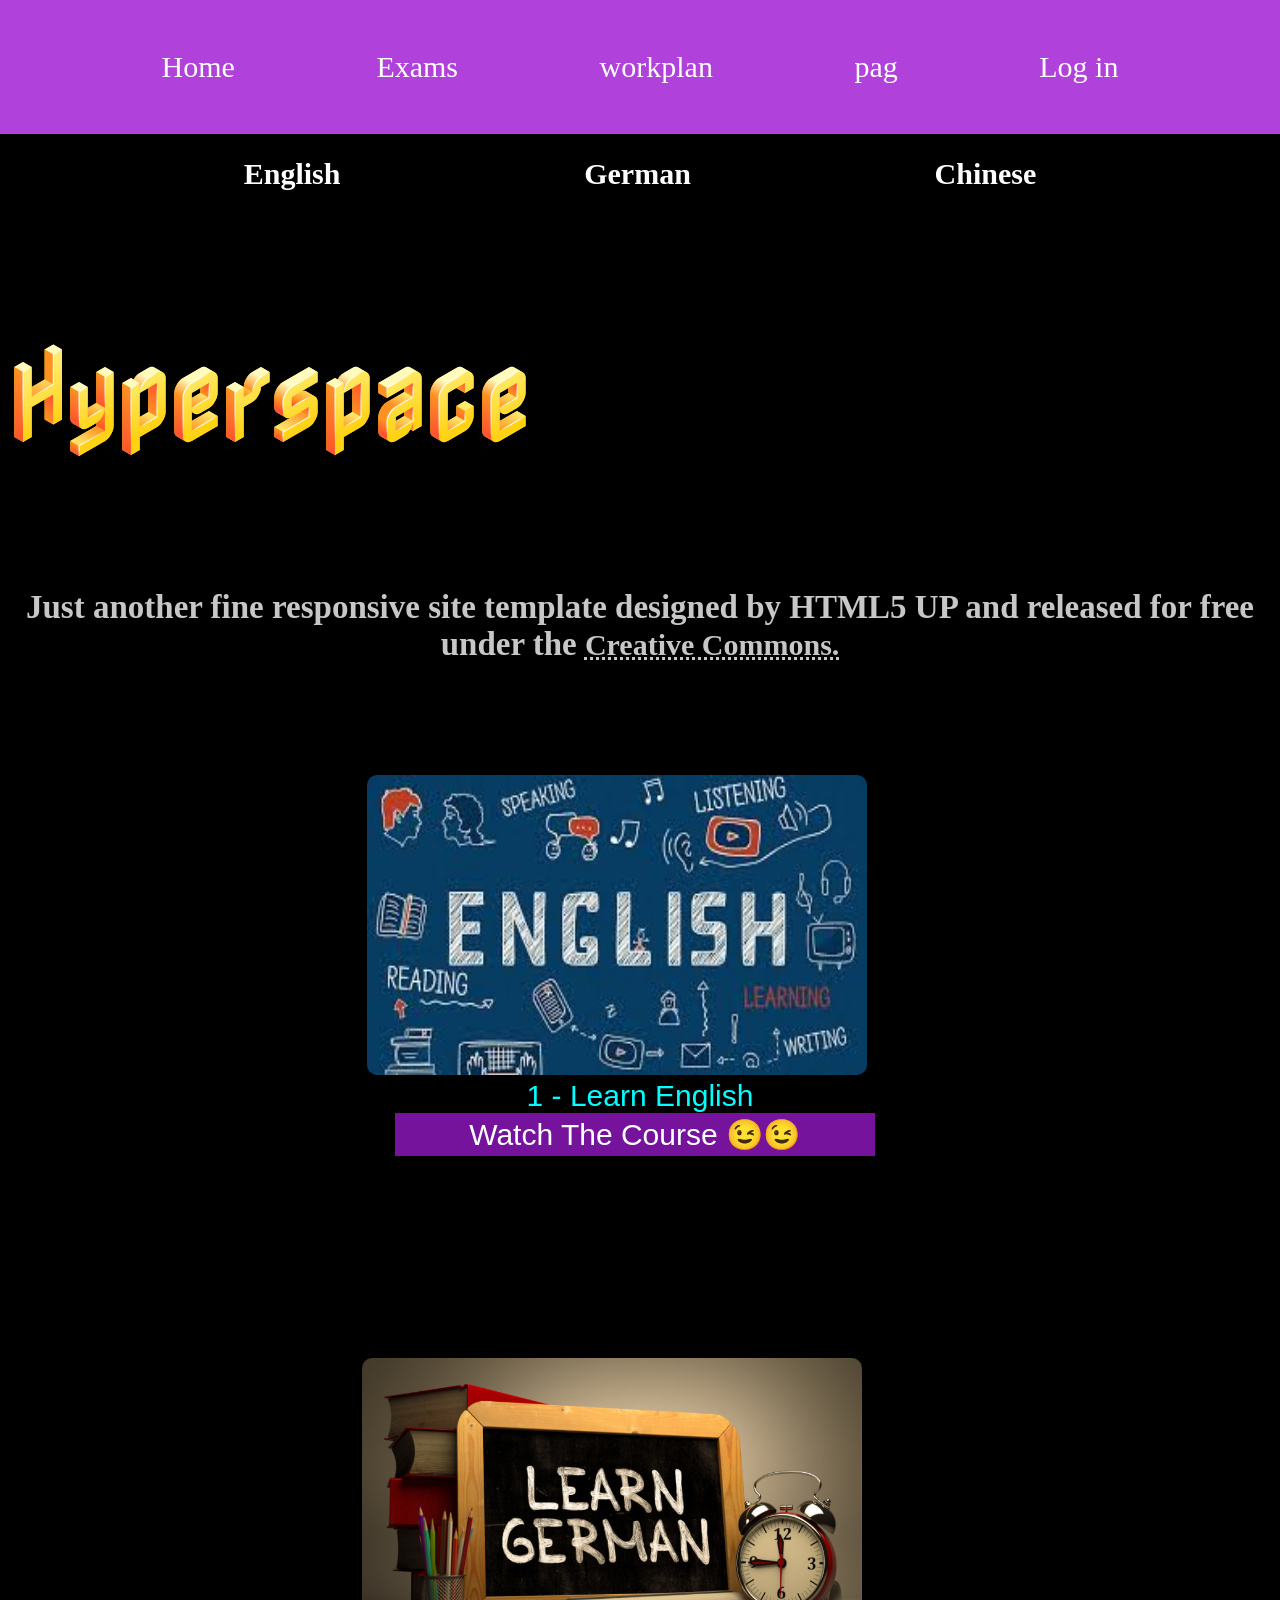
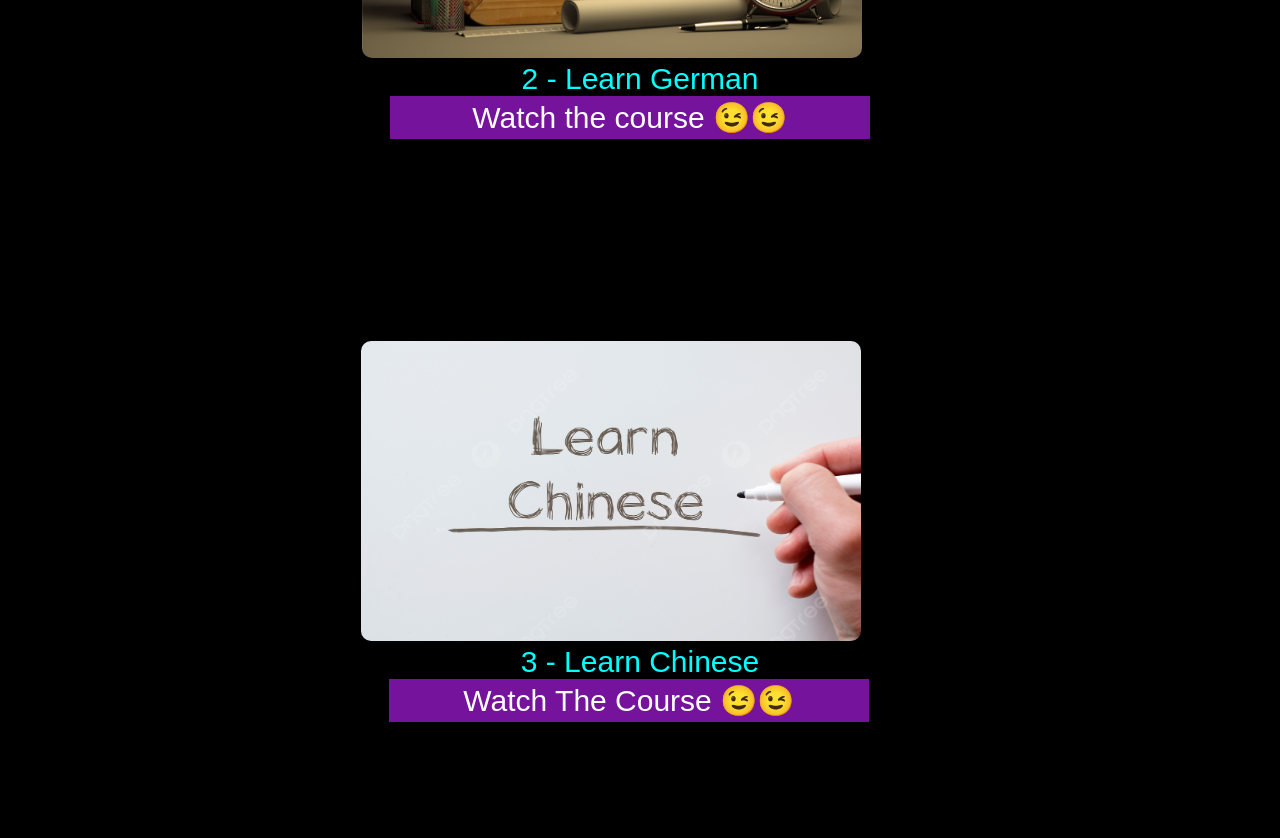
<file: index.html>
<!DOCTYPE html>
<html lang="en">
<head>
    <meta charset="UTF-8">
    <meta name="viewport" content="width=device-width, initial-scale=1.0">
    <link rel="stylesheet" href="style.css">
    <link rel="preconnect" href="https://fonts.googleapis.com">
<link rel="preconnect" href="https://fonts.gstatic.com" crossorigin>
<link href="https://fonts.googleapis.com/css2?family=Nabla&family=Rubik+80s+Fade&display=swap" rel="stylesheet">
    <title>Document</title>
</head>
<body>

    <div class="perant">
        <div class="Home"><p><a href="index.html">Home</a></p>
        
        </div>
        
        <div class="Skill"><p><a href="Exams.html" target="_blank">Exams</a></p>
        
        </div>
        
        <div class="workplan"><p><a href="workplan.html" target="_blank">workplan</a></a></p>
       
        </div>
        
        <div class="pag"><p><a href="">pag</a></p></div>
        
        <div class="login"><p><a href="">Log in</a></p></div>
    </div>
    <div class="selectperant">
        <div class="select1">
            <h1><a href="wordsenglish.html" target="_blank">English</a></h1>
</div>
    <div class="select2">
        <h1><a href="wordsGerman.html" target="_blank">German</a></h1>
</div>
<div class="select3">
    <h1><a href="">Chinese</a></h1>
</div>

</div>
    <div class="text">
        <div class="titel">
            <div class="Hyperspace"><h1>Hyperspace</h1></div>
            <div class="text2">
                <h2>Just another fine responsive site template designed by HTML5 UP
                    and released for free under the <a class="a1" href="">Creative Commons.</a>
                </h2>
            </div>
        </div>
    </div>
<br>
<br>
<br>
<div class="pro1">
    <div class="cors">
   <img src="English.jpg" alt="">
   <br>
         <span>1 - Learn English</span>
         
<br>  
    <a href=""><button>Watch The Course 😉😉</button></a>
</div>
</div>
<br> 
<br> 
<br>
<br> 
<br> 
<br> 
<br> 
<br> 
<br> 

<div class="pro2">
    <div class="cors">
   <img src="German.jpg" alt="">
   <br>
         <span>2 - Learn German </span>
         
<br>  
    <a href=""><button>Watch the course 😉😉</button></a>
    </div>
</div>
<br> 
<br> 
<br>
<br> 
<br> 
<br> 
<br> 
<br> 
<br> 
<div class="pro3">
    <div class="cors">
   <img src="Chinese.png" alt="">
   <br>
         <span>3 - Learn Chinese</span>
         
<br>  
    <a href=""><button>Watch The Course 😉😉</button></a>
</div>
</div>

    </body>
</html>
</file>
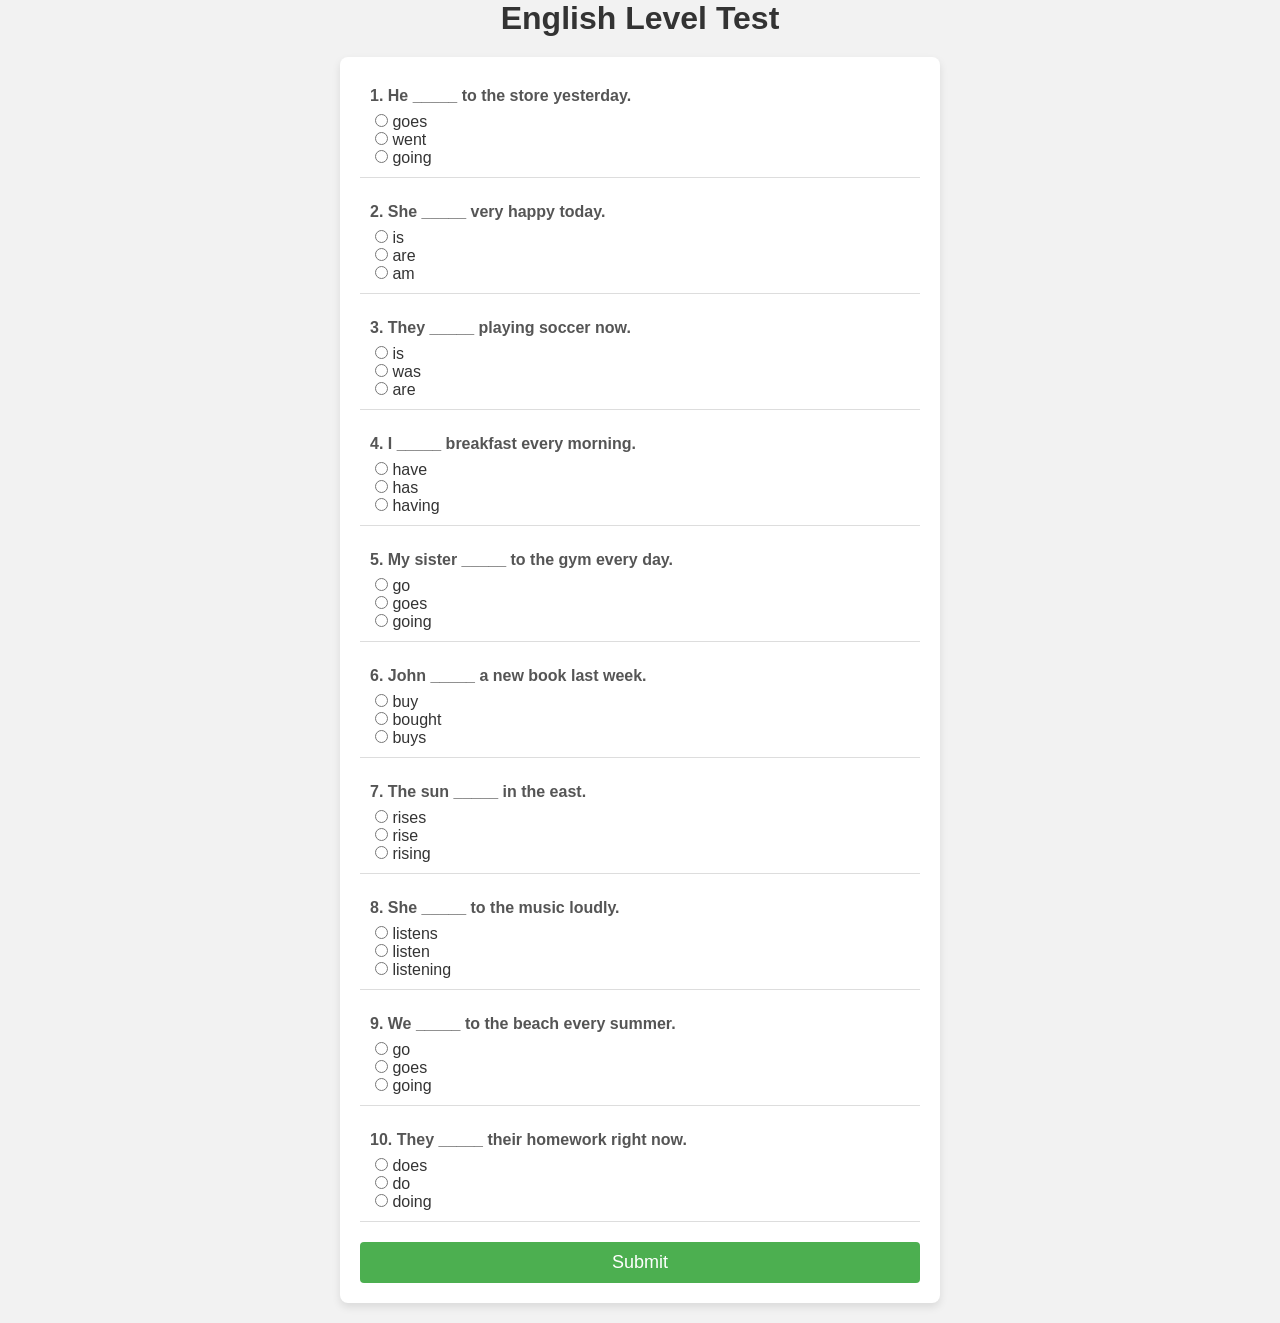
<file: Exams.html>
<!DOCTYPE html>
<html lang="en">
<head>
    <meta charset="UTF-8">
    <meta name="viewport" content="width=device-width, initial-scale=1.0">
    <title>English Level Test</title>
    <link rel="stylesheet" href="Exams.css">
    
</head>
<body>

    <h1>English Level Test</h1>
    <form id="examForm">
        <!-- Question 1 -->
        <div class="question">
            <p>1. He _____ to the store yesterday.</p>
            <label><input type="radio" name="q1" value="A"> goes</label><br>
            <label><input type="radio" name="q1" value="B"> went</label><br>
            <label><input type="radio" name="q1" value="C"> going</label><br>
        </div>

        <!-- Question 2 -->
        <div class="question">
            <p>2. She _____ very happy today.</p>
            <label><input type="radio" name="q2" value="A"> is</label><br>
            <label><input type="radio" name="q2" value="B"> are</label><br>
            <label><input type="radio" name="q2" value="C"> am</label><br>
        </div>

        <!-- Question 3 -->
        <div class="question">
            <p>3. They _____ playing soccer now.</p>
            <label><input type="radio" name="q3" value="A"> is</label><br>
            <label><input type="radio" name="q3" value="B"> was</label><br>
            <label><input type="radio" name="q3" value="C"> are</label><br>
        </div>

        <!-- Question 4 -->
        <div class="question">
            <p>4. I _____ breakfast every morning.</p>
            <label><input type="radio" name="q4" value="A"> have</label><br>
            <label><input type="radio" name="q4" value="B"> has</label><br>
            <label><input type="radio" name="q4" value="C"> having</label><br>
        </div>

        <!-- Question 5 -->
        <div class="question">
            <p>5. My sister _____ to the gym every day.</p>
            <label><input type="radio" name="q5" value="A"> go</label><br>
            <label><input type="radio" name="q5" value="B"> goes</label><br>
            <label><input type="radio" name="q5" value="C"> going</label><br>
        </div>

        <!-- Question 6 -->
        <div class="question">
            <p>6. John _____ a new book last week.</p>
            <label><input type="radio" name="q6" value="A"> buy</label><br>
            <label><input type="radio" name="q6" value="B"> bought</label><br>
            <label><input type="radio" name="q6" value="C"> buys</label><br>
        </div>

        <!-- Question 7 -->
        <div class="question">
            <p>7. The sun _____ in the east.</p>
            <label><input type="radio" name="q7" value="A"> rises</label><br>
            <label><input type="radio" name="q7" value="B"> rise</label><br>
            <label><input type="radio" name="q7" value="C"> rising</label><br>
        </div>

        <!-- Question 8 -->
        <div class="question">
            <p>8. She _____ to the music loudly.</p>
            <label><input type="radio" name="q8" value="A"> listens</label><br>
            <label><input type="radio" name="q8" value="B"> listen</label><br>
            <label><input type="radio" name="q8" value="C"> listening</label><br>
        </div>

        <!-- Question 9 -->
        <div class="question">
            <p>9. We _____ to the beach every summer.</p>
            <label><input type="radio" name="q9" value="A"> go</label><br>
            <label><input type="radio" name="q9" value="B"> goes</label><br>
            <label><input type="radio" name="q9" value="C"> going</label><br>
        </div>

        <!-- Question 10 -->
        <div class="question">
            <p>10. They _____ their homework right now.</p>
            <label><input type="radio" name="q10" value="A"> does</label><br>
            <label><input type="radio" name="q10" value="B"> do</label><br>
            <label><input type="radio" name="q10" value="C"> doing</label><br>
        </div>

        <!-- Add more questions up to Question 20 -->

        <!-- Submit Button -->
        <button type="button" onclick="submitExam()">Submit</button>
    </form>

    <p id="result"></p>

    <script src="Exams.js"></script>
</body>
</html>
</file>
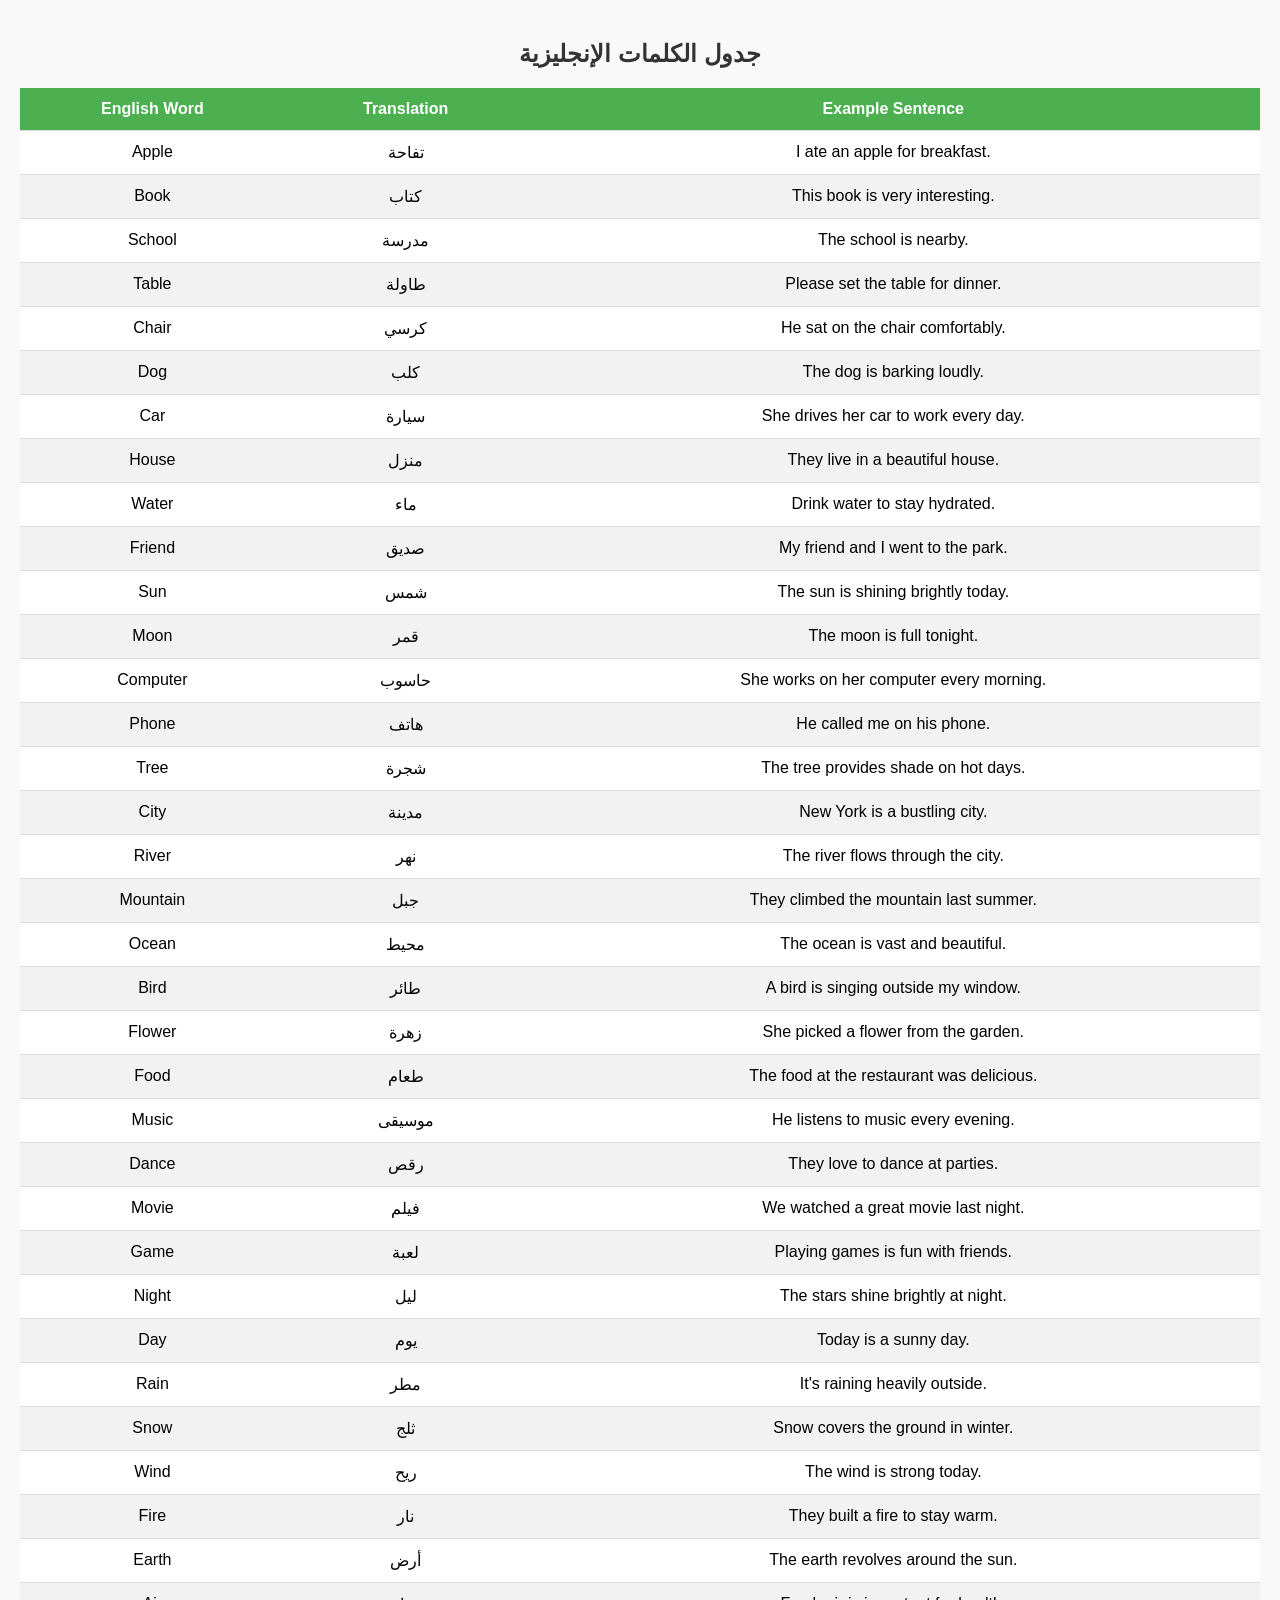
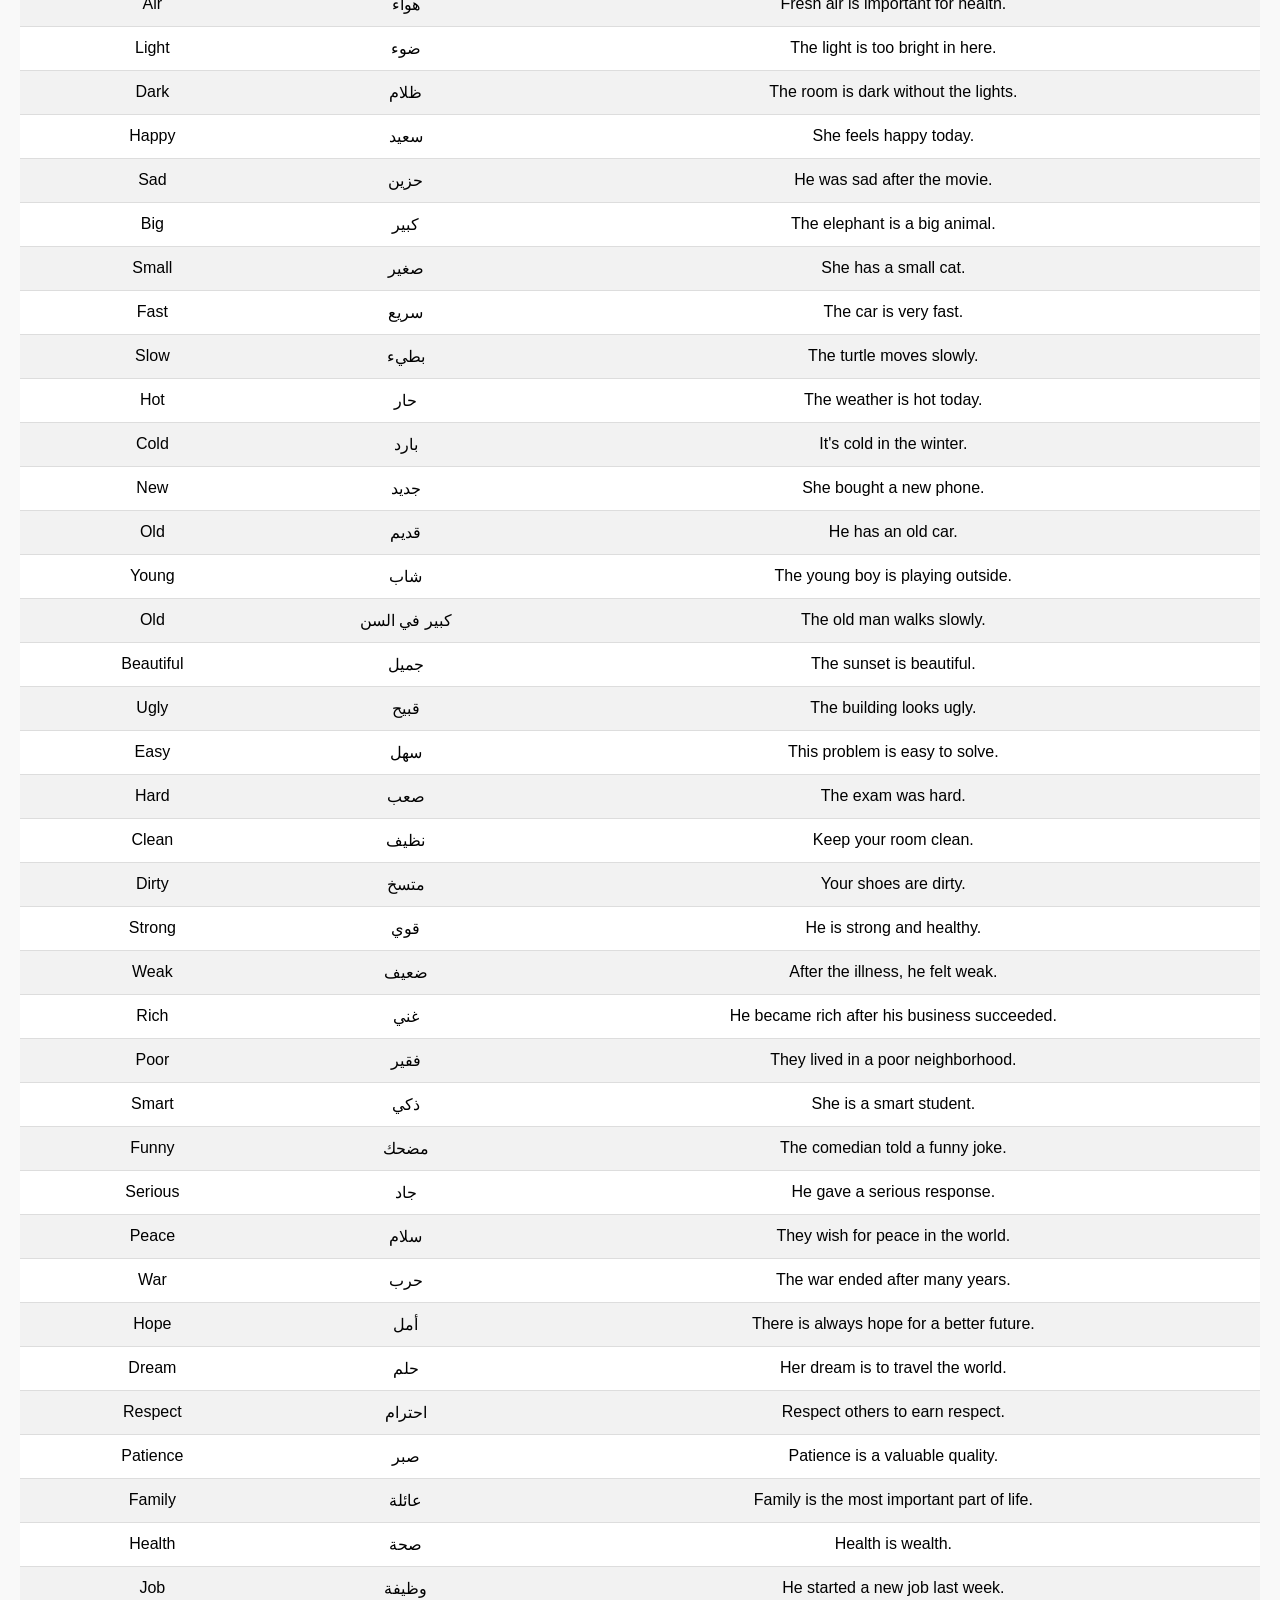
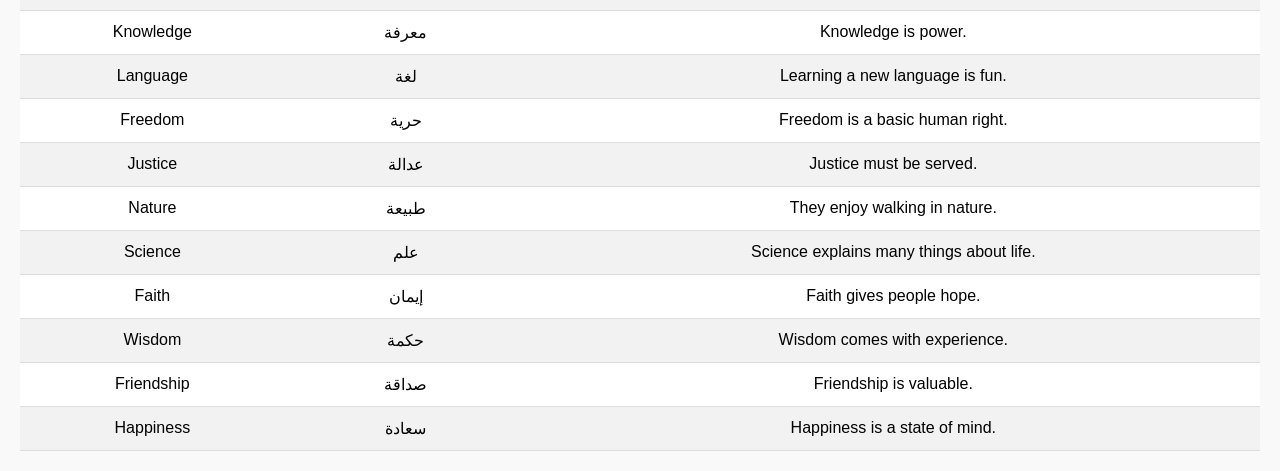
<file: wordsenglish.html>
<!DOCTYPE html>
<html lang="ar">
<head>
    <meta charset="UTF-8">
    <meta name="viewport" content="width=device-width, initial-scale=1.0">
    <title>جدول الكلمات الإنجليزية</title>
    <style>
        body {
            font-family: Arial, sans-serif;
            background-color: #f9f9f9;
            margin: 0;
            padding: 20px;
        }

        h2 {
            text-align: center;
            color: #333;
            font-size: 24px;
            margin-bottom: 20px;
        }

        .table-container {
            max-width: 100%;
            overflow-x: auto;
        }

        table {
            width: 100%;
            border-collapse: collapse;
            background-color: #fff;
            box-shadow: 0 4px 8px rgba(0, 0, 0, 0.1);
            border-radius: 8px;
            min-width: 800px;
        }

        th, td {
            padding: 12px;
            border-bottom: 1px solid #ddd;
            text-align: center;
            font-size: 16px;
        }

        th {
            background-color: #4CAF50;
            color: white;
            font-weight: bold;
            position: sticky;
            top: 0;
            z-index: 2;
        }

        tr:nth-child(even) {
            background-color: #f2f2f2;
        }

        tr:hover {
            background-color: #ddd;
        }

        @media (max-width: 768px) {
            th, td {
                padding: 10px;
                font-size: 14px;
            }
        }
    </style>
</head>
<body>

    <h2>جدول الكلمات الإنجليزية</h2>

    <div class="table-container">
        <table>
            <thead>
                <tr>
                    <th>English Word</th>
                    <th>Translation</th>
                    <th>Example Sentence</th>
                </tr>
            </thead>
            <tbody>
                <tr>
                    <td>Apple</td>
                    <td>تفاحة</td>
                    <td>I ate an apple for breakfast.</td>
                </tr>
                <tr>
                    <td>Book</td>
                    <td>كتاب</td>
                    <td>This book is very interesting.</td>
                </tr>
                <tr>
                    <td>School</td>
                    <td>مدرسة</td>
                    <td>The school is nearby.</td>
                </tr>
                <tr>
                    <td>Table</td>
                    <td>طاولة</td>
                    <td>Please set the table for dinner.</td>
                </tr>
                <tr>
                    <td>Chair</td>
                    <td>كرسي</td>
                    <td>He sat on the chair comfortably.</td>
                </tr>
                <tr>
                    <td>Dog</td>
                    <td>كلب</td>
                    <td>The dog is barking loudly.</td>
                </tr>
                <tr>
                    <td>Car</td>
                    <td>سيارة</td>
                    <td>She drives her car to work every day.</td>
                </tr>
                <tr>
                    <td>House</td>
                    <td>منزل</td>
                    <td>They live in a beautiful house.</td>
                </tr>
                <tr>
                    <td>Water</td>
                    <td>ماء</td>
                    <td>Drink water to stay hydrated.</td>
                </tr>
                <tr>
                    <td>Friend</td>
                    <td>صديق</td>
                    <td>My friend and I went to the park.</td>
                </tr>
                <tr>
                    <td>Sun</td>
                    <td>شمس</td>
                    <td>The sun is shining brightly today.</td>
                </tr>
                <tr>
                    <td>Moon</td>
                    <td>قمر</td>
                    <td>The moon is full tonight.</td>
                </tr>
                <tr>
                    <td>Computer</td>
                    <td>حاسوب</td>
                    <td>She works on her computer every morning.</td>
                </tr>
                <tr>
                    <td>Phone</td>
                    <td>هاتف</td>
                    <td>He called me on his phone.</td>
                </tr>
                <tr>
                    <td>Tree</td>
                    <td>شجرة</td>
                    <td>The tree provides shade on hot days.</td>
                </tr>
                <tr>
                    <td>City</td>
                    <td>مدينة</td>
                    <td>New York is a bustling city.</td>
                </tr>
                <tr>
                    <td>River</td>
                    <td>نهر</td>
                    <td>The river flows through the city.</td>
                </tr>
                <tr>
                    <td>Mountain</td>
                    <td>جبل</td>
                    <td>They climbed the mountain last summer.</td>
                </tr>
                <tr>
                    <td>Ocean</td>
                    <td>محيط</td>
                    <td>The ocean is vast and beautiful.</td>
                </tr>
                <tr>
                    <td>Bird</td>
                    <td>طائر</td>
                    <td>A bird is singing outside my window.</td>
                </tr>
                <tr>
                    <td>Flower</td>
                    <td>زهرة</td>
                    <td>She picked a flower from the garden.</td>
                </tr>
                <tr>
                    <td>Food</td>
                    <td>طعام</td>
                    <td>The food at the restaurant was delicious.</td>
                </tr>
                <tr>
                    <td>Music</td>
                    <td>موسيقى</td>
                    <td>He listens to music every evening.</td>
                </tr>
                <tr>
                    <td>Dance</td>
                    <td>رقص</td>
                    <td>They love to dance at parties.</td>
                </tr>
                <tr>
                    <td>Movie</td>
                    <td>فيلم</td>
                    <td>We watched a great movie last night.</td>
                </tr>
                <tr>
                    <td>Game</td>
                    <td>لعبة</td>
                    <td>Playing games is fun with friends.</td>
                </tr>
                <tr>
                    <td>Night</td>
                    <td>ليل</td>
                    <td>The stars shine brightly at night.</td>
                </tr>
                <tr>
                    <td>Day</td>
                    <td>يوم</td>
                    <td>Today is a sunny day.</td>
                </tr>
                <tr>
                    <td>Rain</td>
                    <td>مطر</td>
                    <td>It's raining heavily outside.</td>
                </tr>
                <tr>
                    <td>Snow</td>
                    <td>ثلج</td>
                    <td>Snow covers the ground in winter.</td>
                </tr>
                <tr>
                    <td>Wind</td>
                    <td>ريح</td>
                    <td>The wind is strong today.</td>
                </tr>
                <tr>
                    <td>Fire</td>
                    <td>نار</td>
                    <td>They built a fire to stay warm.</td>
                </tr>
                <tr>
                    <td>Earth</td>
                    <td>أرض</td>
                    <td>The earth revolves around the sun.</td>
                </tr>
                <tr>
                    <td>Air</td>
                    <td>هواء</td>
                    <td>Fresh air is important for health.</td>
                </tr>
                <tr>
                    <td>Light</td>
                    <td>ضوء</td>
                    <td>The light is too bright in here.</td>
                </tr>
                <tr>
                    <td>Dark</td>
                    <td>ظلام</td>
                    <td>The room is dark without the lights.</td>
                </tr>
                <tr>
                    <td>Happy</td>
                    <td>سعيد</td>
                    <td>She feels happy today.</td>
                </tr>
                <tr>
                    <td>Sad</td>
                    <td>حزين</td>
                    <td>He was sad after the movie.</td>
                </tr>
                <tr>
                    <td>Big</td>
                    <td>كبير</td>
                    <td>The elephant is a big animal.</td>
                </tr>
                <tr>
                    <td>Small</td>
                    <td>صغير</td>
                    <td>She has a small cat.</td>
                </tr>
                <tr>
                    <td>Fast</td>
                    <td>سريع</td>
                    <td>The car is very fast.</td>
                </tr>
                <tr>
                    <td>Slow</td>
                    <td>بطيء</td>
                    <td>The turtle moves slowly.</td>
                </tr>
                <tr>
                    <td>Hot</td>
                    <td>حار</td>
                    <td>The weather is hot today.</td>
                </tr>
                <tr>
                    <td>Cold</td>
                    <td>بارد</td>
                    <td>It's cold in the winter.</td>
                </tr>
                <tr>
                    <td>New</td>
                    <td>جديد</td>
                    <td>She bought a new phone.</td>
                </tr>
                <tr>
                    <td>Old</td>
                    <td>قديم</td>
                    <td>He has an old car.</td>
                </tr>
                <tr>
                    <td>Young</td>
                    <td>شاب</td>
                    <td>The young boy is playing outside.</td>
                </tr>
                <tr>
                    <td>Old</td>
                    <td>كبير في السن</td>
                    <td>The old man walks slowly.</td>
                </tr>
                <tr>
                    <td>Beautiful</td>
                    <td>جميل</td>
                    <td>The sunset is beautiful.</td>
                </tr>
                <tr>
                    <td>Ugly</td>
                    <td>قبيح</td>
                    <td>The building looks ugly.</td>
                </tr>
                <tr>
                    <td>Easy</td>
                    <td>سهل</td>
                    <td>This problem is easy to solve.</td>
                </tr>
                <tr>
                    <td>Hard</td>
                    <td>صعب</td>
                    <td>The exam was hard.</td>
                </tr>
                <tr>
                    <td>Clean</td>
                    <td>نظيف</td>
                    <td>Keep your room clean.</td>
                </tr>
                <tr>
                    <td>Dirty</td>
                    <td>متسخ</td>
                    <td>Your shoes are dirty.</td>
                </tr>
                <tr>
                    <td>Strong</td>
                    <td>قوي</td>
                    <td>He is strong and healthy.</td>
                </tr>
                <tr>
                    <td>Weak</td>
                    <td>ضعيف</td>
                    <td>After the illness, he felt weak.</td>
                </tr>
                <tr>
                    <td>Rich</td>
                    <td>غني</td>
                    <td>He became rich after his business succeeded.</td>
                </tr>
                <tr>
                    <td>Poor</td>
                    <td>فقير</td>
                    <td>They lived in a poor neighborhood.</td>
                </tr>
                <tr>
                    <td>Smart</td>
                    <td>ذكي</td>
                    <td>She is a smart student.</td>
                </tr>
                <tr>
                    <td>Funny</td>
                    <td>مضحك</td>
                    <td>The comedian told a funny joke.</td>
                </tr>
                <tr>
                    <td>Serious</td>
                    <td>جاد</td>
                    <td>He gave a serious response.</td>
                </tr>
                <!-- يمكنك إضافة المزيد من الكلمات هنا بنفس النمط -->
                <tr>
                    <td>Peace</td>
                    <td>سلام</td>
                    <td>They wish for peace in the world.</td>
                </tr>
                <tr>
                    <td>War</td>
                    <td>حرب</td>
                    <td>The war ended after many years.</td>
                </tr>
                <tr>
                    <td>Hope</td>
                    <td>أمل</td>
                    <td>There is always hope for a better future.</td>
                </tr>
                <tr>
                    <td>Dream</td>
                    <td>حلم</td>
                    <td>Her dream is to travel the world.</td>
                </tr>
                <tr>
                    <td>Respect</td>
                    <td>احترام</td>
                    <td>Respect others to earn respect.</td>
                </tr>
                <tr>
                    <td>Patience</td>
                    <td>صبر</td>
                    <td>Patience is a valuable quality.</td>
                </tr>
                <tr>
                    <td>Family</td>
                    <td>عائلة</td>
                    <td>Family is the most important part of life.</td>
                </tr>
                <tr>
                    <td>Health</td>
                    <td>صحة</td>
                    <td>Health is wealth.</td>
                </tr>
                <tr>
                    <td>Job</td>
                    <td>وظيفة</td>
                    <td>He started a new job last week.</td>
                </tr>
                <tr>
                    <td>Knowledge</td>
                    <td>معرفة</td>
                    <td>Knowledge is power.</td>
                </tr>
                <tr>
                    <td>Language</td>
                    <td>لغة</td>
                    <td>Learning a new language is fun.</td>
                </tr>
                <tr>
                    <td>Freedom</td>
                    <td>حرية</td>
                    <td>Freedom is a basic human right.</td>
                </tr>
                <tr>
                    <td>Justice</td>
                    <td>عدالة</td>
                    <td>Justice must be served.</td>
                </tr>
                <tr>
                    <td>Nature</td>
                    <td>طبيعة</td>
                    <td>They enjoy walking in nature.</td>
                </tr>
                <tr>
                    <td>Science</td>
                    <td>علم</td>
                    <td>Science explains many things about life.</td>
                </tr>
                <tr>
                    <td>Faith</td>
                    <td>إيمان</td>
                    <td>Faith gives people hope.</td>
                </tr>
                <tr>
                    <td>Wisdom</td>
                    <td>حكمة</td>
                    <td>Wisdom comes with experience.</td>
                </tr>
                <tr>
                    <td>Friendship</td>
                    <td>صداقة</td>
                    <td>Friendship is valuable.</td>
                </tr>
                <tr>
                    <td>Happiness</td>
                    <td>سعادة</td>
                    <td>Happiness is a state of mind.</td>
                </tr>
                
            </tbody>
        </table>
        
    </div>

</body>
</html>
</file>
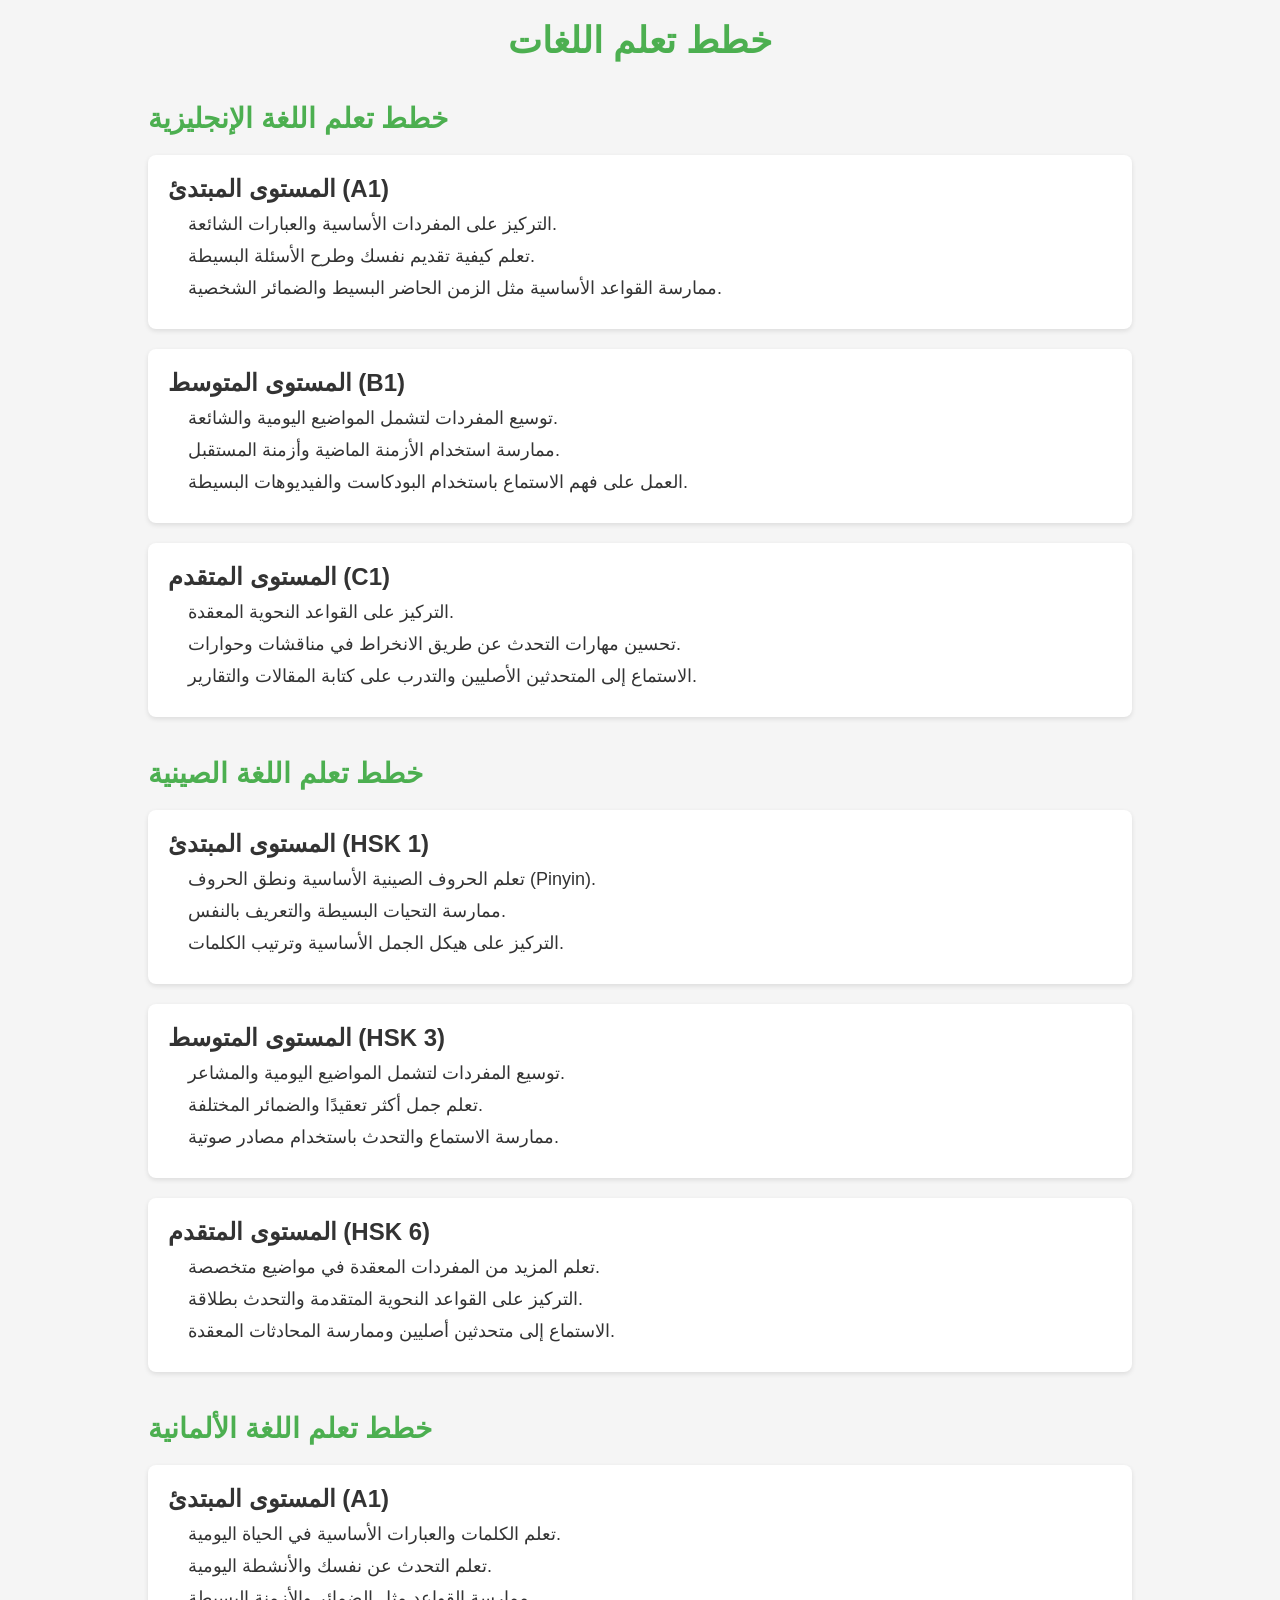
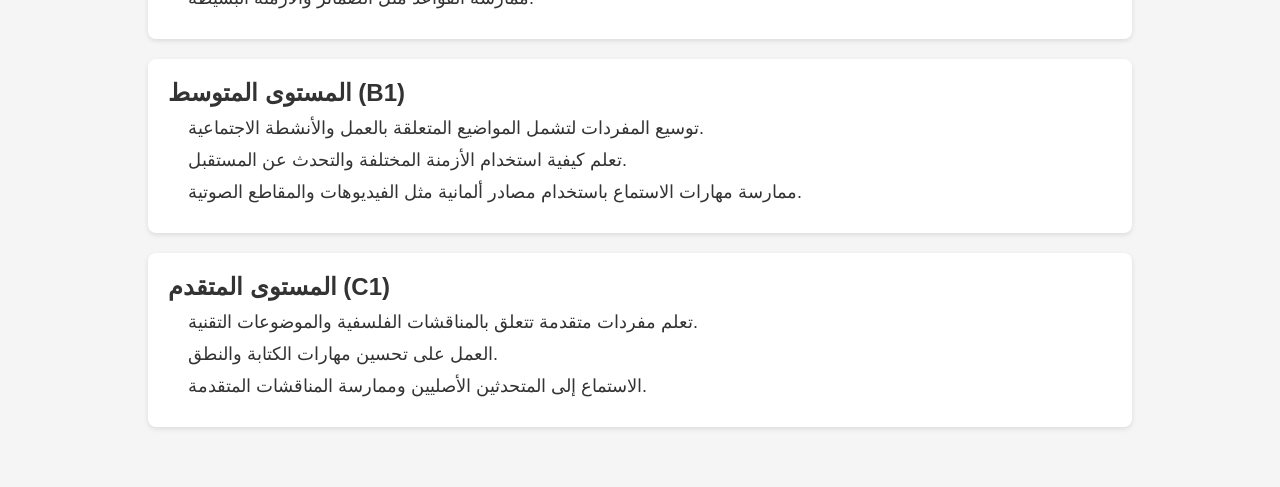
<file: workplan.html>
<!DOCTYPE html>
<html lang="ar">
<head>
    <meta charset="UTF-8">
    <meta name="viewport" content="width=device-width, initial-scale=1.0">
    <title>خطط تعلم اللغات</title>
    <link rel="stylesheet" href="workplan.css">
</head>
<body>

    <div class="container">
        <header>
            <h1>خطط تعلم اللغات</h1>
        </header>

        <section class="language-section" id="english">
            <h2>خطط تعلم اللغة الإنجليزية</h2>
            <div class="plan">
                <h3>المستوى المبتدئ (A1)</h3>
                <ul>
                    <li>التركيز على المفردات الأساسية والعبارات الشائعة.</li>
                    <li>تعلم كيفية تقديم نفسك وطرح الأسئلة البسيطة.</li>
                    <li>ممارسة القواعد الأساسية مثل الزمن الحاضر البسيط والضمائر الشخصية.</li>
                </ul>
            </div>
            <div class="plan">
                <h3>المستوى المتوسط (B1)</h3>
                <ul>
                    <li>توسيع المفردات لتشمل المواضيع اليومية والشائعة.</li>
                    <li>ممارسة استخدام الأزمنة الماضية وأزمنة المستقبل.</li>
                    <li>العمل على فهم الاستماع باستخدام البودكاست والفيديوهات البسيطة.</li>
                </ul>
            </div>
            <div class="plan">
                <h3>المستوى المتقدم (C1)</h3>
                <ul>
                    <li>التركيز على القواعد النحوية المعقدة.</li>
                    <li>تحسين مهارات التحدث عن طريق الانخراط في مناقشات وحوارات.</li>
                    <li>الاستماع إلى المتحدثين الأصليين والتدرب على كتابة المقالات والتقارير.</li>
                </ul>
            </div>
        </section>

        <section class="language-section" id="chinese">
            <h2>خطط تعلم اللغة الصينية</h2>
            <div class="plan">
                <h3>المستوى المبتدئ (HSK 1)</h3>
                <ul>
                    <li>تعلم الحروف الصينية الأساسية ونطق الحروف (Pinyin).</li>
                    <li>ممارسة التحيات البسيطة والتعريف بالنفس.</li>
                    <li>التركيز على هيكل الجمل الأساسية وترتيب الكلمات.</li>
                </ul>
            </div>
            <div class="plan">
                <h3>المستوى المتوسط (HSK 3)</h3>
                <ul>
                    <li>توسيع المفردات لتشمل المواضيع اليومية والمشاعر.</li>
                    <li>تعلم جمل أكثر تعقيدًا والضمائر المختلفة.</li>
                    <li>ممارسة الاستماع والتحدث باستخدام مصادر صوتية.</li>
                </ul>
            </div>
            <div class="plan">
                <h3>المستوى المتقدم (HSK 6)</h3>
                <ul>
                    <li>تعلم المزيد من المفردات المعقدة في مواضيع متخصصة.</li>
                    <li>التركيز على القواعد النحوية المتقدمة والتحدث بطلاقة.</li>
                    <li>الاستماع إلى متحدثين أصليين وممارسة المحادثات المعقدة.</li>
                </ul>
            </div>
        </section>

        <section class="language-section" id="german">
            <h2>خطط تعلم اللغة الألمانية</h2>
            <div class="plan">
                <h3>المستوى المبتدئ (A1)</h3>
                <ul>
                    <li>تعلم الكلمات والعبارات الأساسية في الحياة اليومية.</li>
                    <li>تعلم التحدث عن نفسك والأنشطة اليومية.</li>
                    <li>ممارسة القواعد مثل الضمائر والأزمنة البسيطة.</li>
                </ul>
            </div>
            <div class="plan">
                <h3>المستوى المتوسط (B1)</h3>
                <ul>
                    <li>توسيع المفردات لتشمل المواضيع المتعلقة بالعمل والأنشطة الاجتماعية.</li>
                    <li>تعلم كيفية استخدام الأزمنة المختلفة والتحدث عن المستقبل.</li>
                    <li>ممارسة مهارات الاستماع باستخدام مصادر ألمانية مثل الفيديوهات والمقاطع الصوتية.</li>
                </ul>
            </div>
            <div class="plan">
                <h3>المستوى المتقدم (C1)</h3>
                <ul>
                    <li>تعلم مفردات متقدمة تتعلق بالمناقشات الفلسفية والموضوعات التقنية.</li>
                    <li>العمل على تحسين مهارات الكتابة والنطق.</li>
                    <li>الاستماع إلى المتحدثين الأصليين وممارسة المناقشات المتقدمة.</li>
                </ul>
            </div>
        </section>
    </div>

</body>
</html>
</file>
<file: style.css>
body {
    background: rgb(0, 0, 0);
    padding: 0;
    margin: 0;
}
.perant {
    display: flex;
    justify-content: space-evenly;
    flex-wrap: wrap;
    flex-direction: row;
    color: orange;
    font-size: 30px;
    background: rgb(176, 66, 219);
    padding: 20px;
}
a {
    text-decoration: none;
    color: rgb(255, 255, 255);
    font-size: 30px;
}
hr {
    color: aqua;
    border: none;
    border-top: 2px solid aqua;
}
.titel {
    display: flex;
    justify-content: start;
    flex-wrap: wrap;
    flex-direction: row;
    padding: 10px;
}
.Hyperspace {
    display: flex;
    justify-content: center;
    font-size: 50px;
    font-family: "Nabla", system-ui;
    color: white;
    margin: 20px 0;
}
.text2 {
    font-size: 22px;
    color: rgba(255, 255, 255, 0.781);
    text-align: center;
}
.a1 {
    text-decoration: underline dotted; 
    color: rgba(255, 255, 255, 0.781);
}
.selectperant {
    display: flex;
    justify-content: space-evenly;
    align-content: center;
    flex-direction: row;
    flex-wrap: wrap;
}
option {
    border: none;
}
.pro1, .pro2, .pro3 {
    display: flex;
    justify-content: center;
    flex-direction: row;
    flex-wrap: wrap;
    margin: 20px 0;
}
img {
    width: 500px;
    height: 300px;
    border-radius: 10px;
}
button {
    display: flex;
    justify-content: center;
    align-self: center;
    width: 30rem;
    height: 43px;
    font-size: 30px;
    background-color: rgb(117, 19, 156);
    border: solid rgb(117, 19, 156);
    color: white;
    margin-left: 28px;
    cursor: pointer;
}
span {
    font-family: 'Franklin Gothic Medium', 'Arial Narrow', Arial, sans-serif;
    font-size: 30px;
    color: aqua;   
    padding: 10rem;
}

/* تصميم متجاوب للشاشات الصغيرة */
@media (max-width: 768px) {
    img {
        width: 100%;
        height: auto;
    }
    button {
        width: 90%;
        font-size: 20px;
    }
    .Hyperspace {
        font-size: 30px;
    }
}
</file>
<file: Exams.css>
/* Reset some default styles */
* {
    margin: 0;
    padding: 0;
    box-sizing: border-box;
    font-family: Arial, sans-serif;
}

/* Page styling */
body {
    display: flex;
    flex-direction: column;
    align-items: center;
    justify-content: center;
    min-height: 100vh;
    background-color: #f2f2f2;
}

h1 {
    margin-bottom: 20px;
    color: #333;
}

/* Form container */
form {
    width: 80%;
    max-width: 600px;
    padding: 20px;
    background-color: #fff;
    border-radius: 8px;
    box-shadow: 0 4px 8px rgba(0, 0, 0, 0.1);
}

/* Question styling */
.question {
    margin-bottom: 15px;
    padding: 10px;
    border-bottom: 1px solid #ddd;
}

.question p {
    margin-bottom: 8px;
    font-weight: bold;
    color: #555;
}

label {
    font-size: 16px;
    color: #333;
    margin-left: 5px;
}

/* Button styling */
button {
    display: block;
    width: 100%;
    padding: 10px;
    background-color: #4CAF50;
    color: white;
    border: none;
    border-radius: 4px;
    font-size: 18px;
    cursor: pointer;
    margin-top: 20px;
    transition: background-color 0.3s ease;
}

button:hover {
    background-color: #45a049;
}

/* Result text */
#result {
    margin-top: 20px;
    font-size: 20px;
    font-weight: bold;
    color: #333;
    text-align: center;
}
</file>
<file: workplan.css>
* {
    margin: 0;
    padding: 0;
    box-sizing: border-box;
}

body {
    font-family: Arial, sans-serif;
    background-color: #f5f5f5;
    color: #333;
}

.container {
    width: 80%;
    margin: 0 auto;
    padding: 20px;
}

header {
    text-align: center;
    margin-bottom: 40px;
}

h1 {
    color: #4CAF50;
    font-size: 36px;
}

.language-section {
    margin-bottom: 40px;
}

h2 {
    font-size: 28px;
    margin-bottom: 20px;
    color: #4CAF50;
}

.plan {
    background-color: #fff;
    padding: 20px;
    margin-bottom: 20px;
    border-radius: 8px;
    box-shadow: 0 2px 5px rgba(0, 0, 0, 0.1);
}

.plan h3 {
    font-size: 24px;
    margin-bottom: 10px;
}

.plan ul {
    list-style-type: none;
    padding-left: 20px;
}

.plan ul li {
    margin-bottom: 10px;
    font-size: 18px;
}

@media (max-width: 768px) {
    .container {
        width: 90%;
    }

    h1 {
        font-size: 28px;
    }

    h2 {
        font-size: 24px;
    }

    h3 {
        font-size: 20px;
    }
}
</file>
